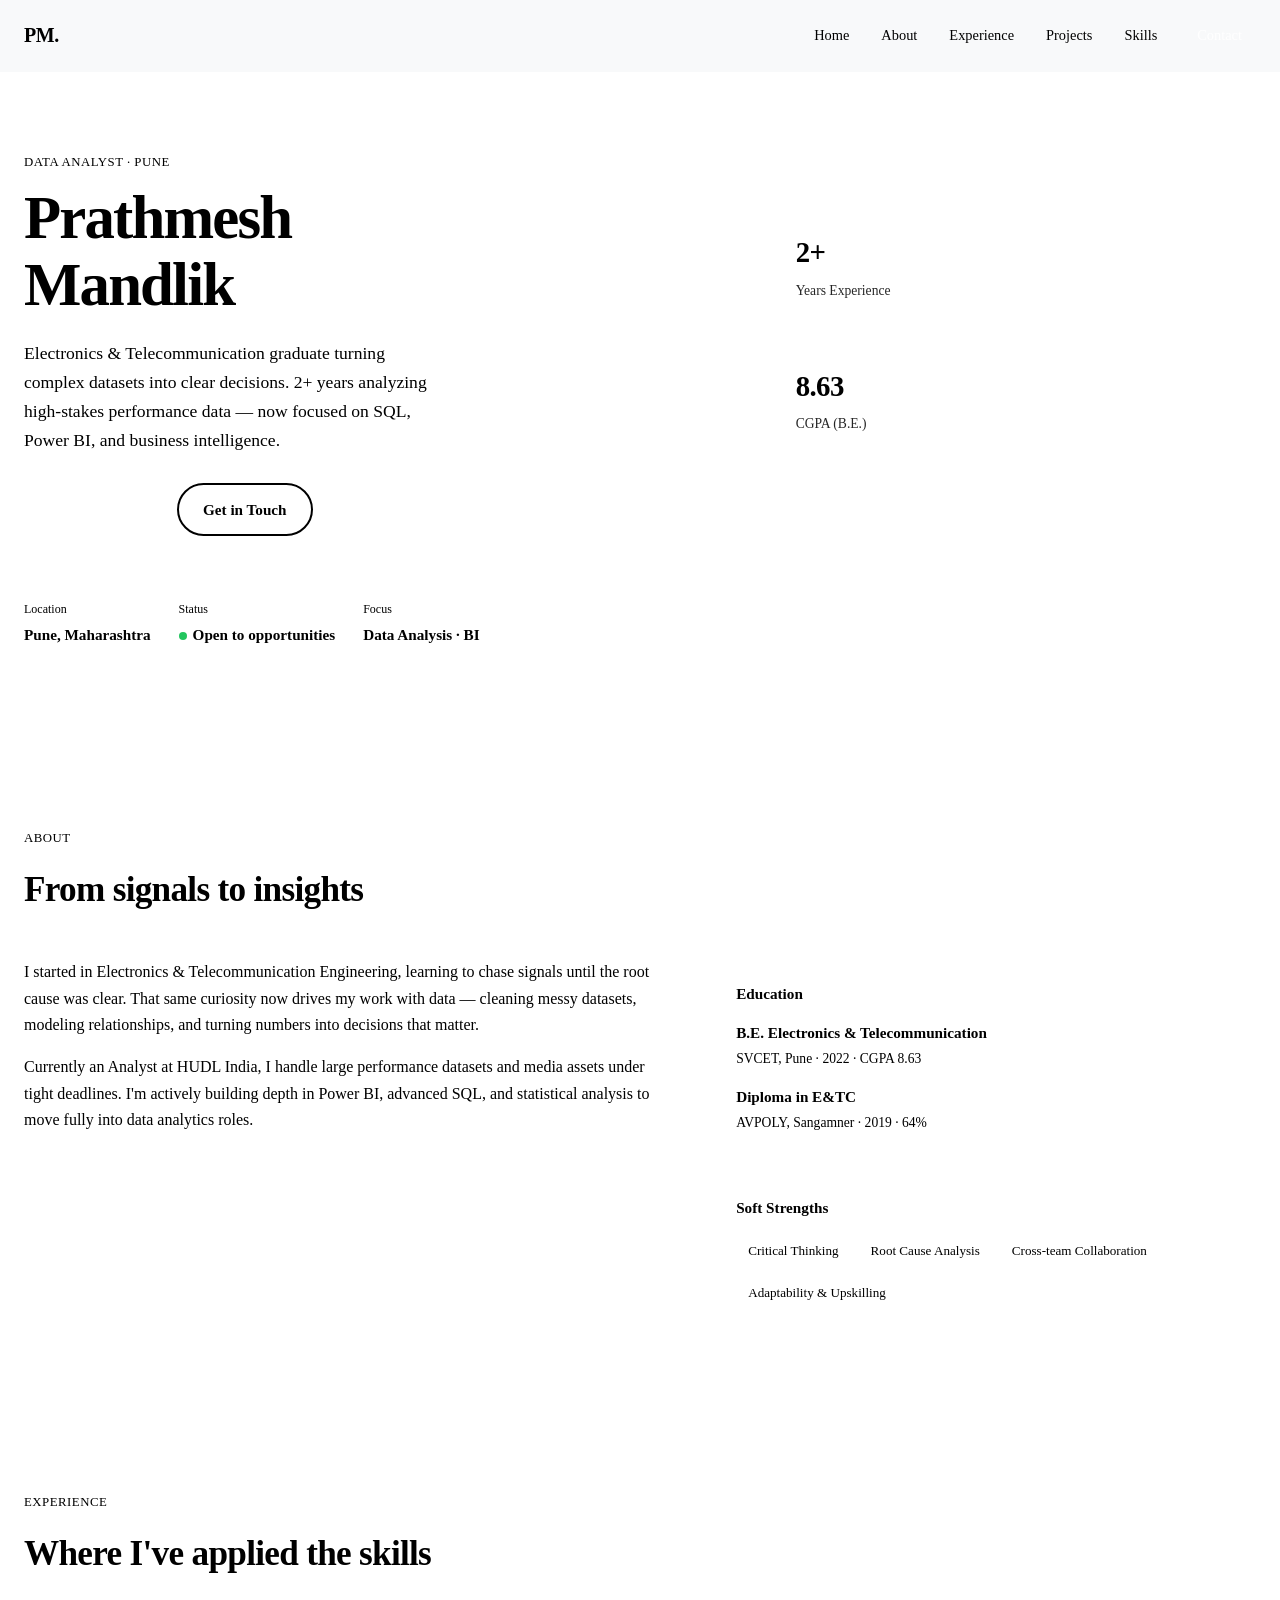
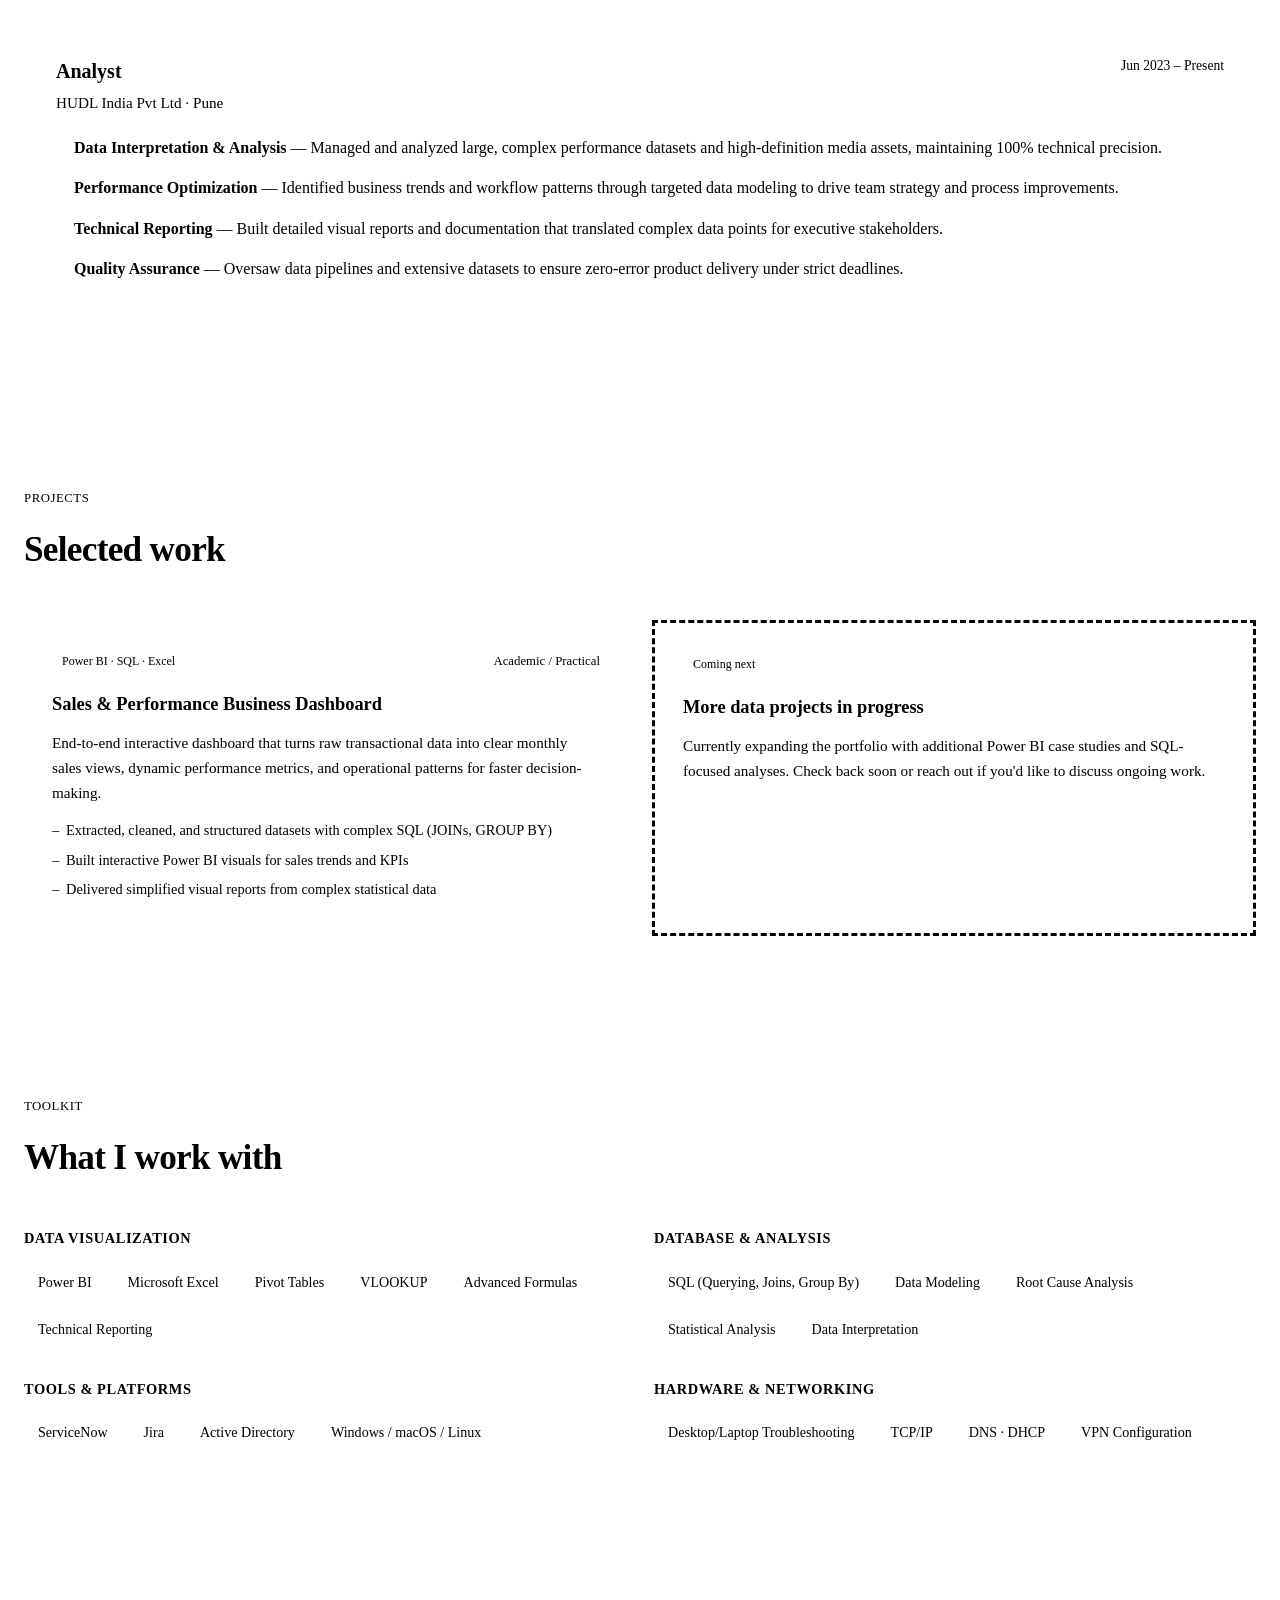
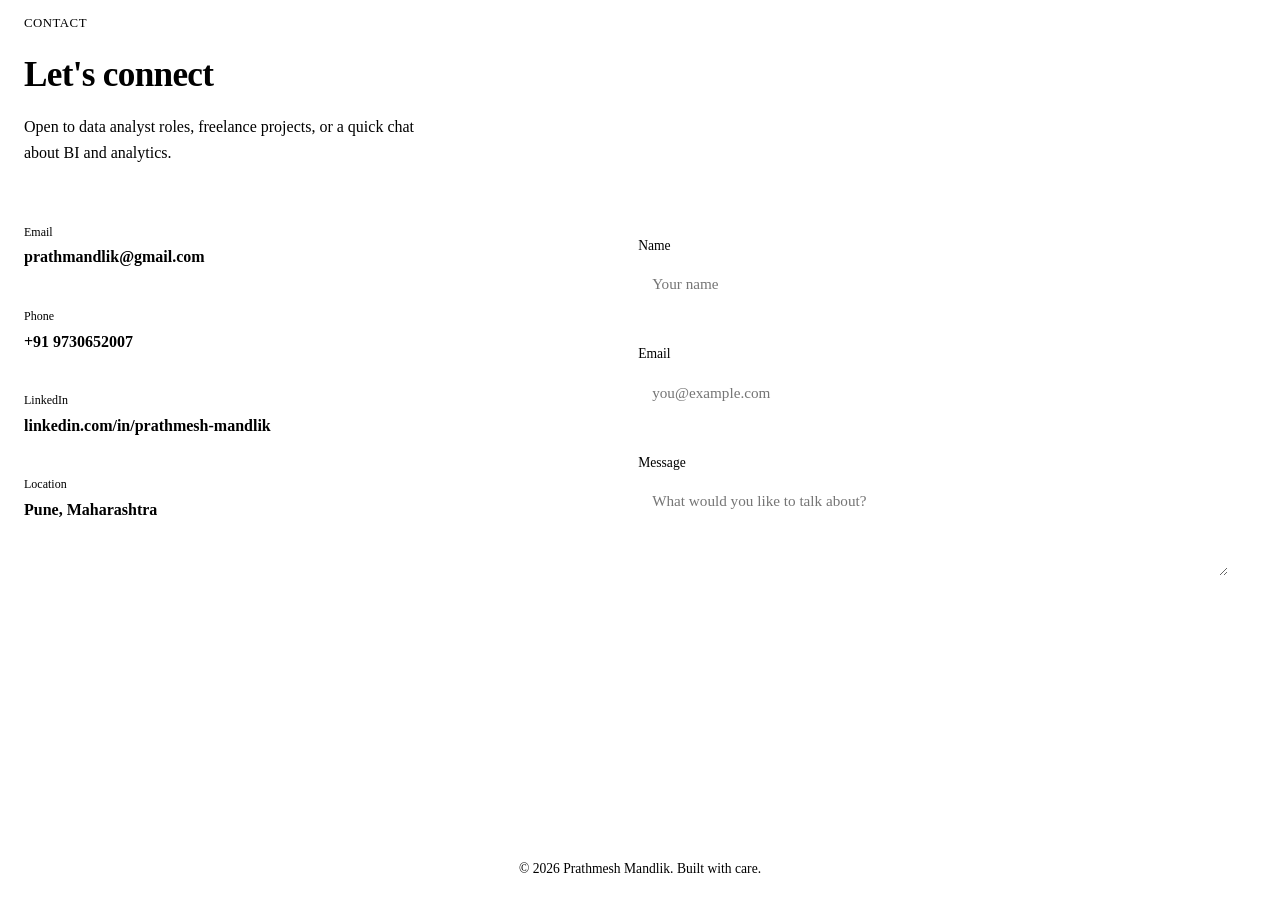
<file: index.html>
<!DOCTYPE html>
<html lang="en">
<head>
  <meta charset="UTF-8">
  <meta name="viewport" content="width=device-width, initial-scale=1.0">
  <title>Prathmesh Mandlik — Data Analyst</title>
  <link rel="preconnect" href="https://fonts.googleapis.com">
  <link rel="preconnect" href="https://fonts.gstatic.com" crossorigin>
  <link href="https://fonts.googleapis.com/css2?family=DM+Sans:ital,opsz,wght@0,9..40,400;0,9..40,500;0,9..40,600;0,9..40,700;1,9..40,400&family=JetBrains+Mono:wght@400;500;600&display=swap" rel="stylesheet">
  <link rel="stylesheet" href="prathmesh.css">
</head>
<body>
  <header class="header" id="header">
    <div class="header-inner">
      <a href="#home" class="logo">PM<span>.</span></a>
      <button class="menu-btn" id="menuBtn" aria-label="Menu" aria-expanded="false">
        <span></span><span></span>
      </button>
      <nav class="nav" id="nav">
        <a href="#home">Home</a>
        <a href="#about">About</a>
        <a href="#experience">Experience</a>
        <a href="#projects">Projects</a>
        <a href="#skills">Skills</a>
        <a href="#contact" class="nav-cta">Contact</a>
      </nav>
    </div>
  </header>

  <!-- HERO -->
  <section id="home" class="hero">
    <div class="hero-content">
      <p class="eyebrow">Data Analyst · Pune</p>
      <h1>Prathmesh<br>Mandlik</h1>
      <p class="hero-lead">
        Electronics &amp; Telecommunication graduate turning complex datasets into clear decisions.
        2+ years analyzing high-stakes performance data — now focused on SQL, Power BI, and business intelligence.
      </p>
      <div class="hero-btns">
        <a href="#projects" class="btn primary">View Projects</a>
        <a href="#contact" class="btn ghost">Get in Touch</a>
      </div>
      <div class="hero-meta">
        <div>
          <span class="meta-label">Location</span>
          <span class="meta-value">Pune, Maharashtra</span>
        </div>
        <div>
          <span class="meta-label">Status</span>
          <span class="meta-value status-dot">Open to opportunities</span>
        </div>
        <div>
          <span class="meta-label">Focus</span>
          <span class="meta-value">Data Analysis · BI</span>
        </div>
      </div>
    </div>
    <div class="hero-visual" aria-hidden="true">
      <div class="stat-card">
        <span class="stat-num">2+</span>
        <span class="stat-label">Years Experience</span>
      </div>
      <div class="stat-card">
        <span class="stat-num">8.63</span>
        <span class="stat-label">CGPA (B.E.)</span>
      </div>
      <div class="stat-card accent">
        <span class="stat-num">100%</span>
        <span class="stat-label">Precision Focus</span>
      </div>
    </div>
  </section>

  <!-- ABOUT -->
  <section id="about" class="section">
    <div class="section-head">
      <p class="eyebrow">About</p>
      <h2>From signals to insights</h2>
    </div>
    <div class="about-grid">
      <div class="about-text">
        <p>
          I started in Electronics &amp; Telecommunication Engineering, learning to chase signals until the root cause was clear.
          That same curiosity now drives my work with data — cleaning messy datasets, modeling relationships, and turning numbers into decisions that matter.
        </p>
        <p>
          Currently an Analyst at HUDL India, I handle large performance datasets and media assets under tight deadlines.
          I'm actively building depth in Power BI, advanced SQL, and statistical analysis to move fully into data analytics roles.
        </p>
      </div>
      <div class="about-cards">
        <div class="info-card">
          <h3>Education</h3>
          <ul>
            <li>
              <strong>B.E. Electronics &amp; Telecommunication</strong>
              <span>SVCET, Pune · 2022 · CGPA 8.63</span>
            </li>
            <li>
              <strong>Diploma in E&amp;TC</strong>
              <span>AVPOLY, Sangamner · 2019 · 64%</span>
            </li>
          </ul>
        </div>
        <div class="info-card">
          <h3>Soft Strengths</h3>
          <ul class="tags">
            <li>Critical Thinking</li>
            <li>Root Cause Analysis</li>
            <li>Cross-team Collaboration</li>
            <li>Adaptability &amp; Upskilling</li>
          </ul>
        </div>
      </div>
    </div>
  </section>

  <!-- EXPERIENCE -->
  <section id="experience" class="section muted">
    <div class="section-head">
      <p class="eyebrow">Experience</p>
      <h2>Where I've applied the skills</h2>
    </div>
    <article class="exp-card">
      <div class="exp-header">
        <div>
          <h3>Analyst</h3>
          <p class="company">HUDL India Pvt Ltd · Pune</p>
        </div>
        <span class="exp-date">Jun 2023 – Present</span>
      </div>
      <ul class="exp-points">
        <li>
          <strong>Data Interpretation &amp; Analysis</strong> —
          Managed and analyzed large, complex performance datasets and high-definition media assets, maintaining 100% technical precision.
        </li>
        <li>
          <strong>Performance Optimization</strong> —
          Identified business trends and workflow patterns through targeted data modeling to drive team strategy and process improvements.
        </li>
        <li>
          <strong>Technical Reporting</strong> —
          Built detailed visual reports and documentation that translated complex data points for executive stakeholders.
        </li>
        <li>
          <strong>Quality Assurance</strong> —
          Oversaw data pipelines and extensive datasets to ensure zero-error product delivery under strict deadlines.
        </li>
      </ul>
    </article>
  </section>

  <!-- PROJECTS -->
  <section id="projects" class="section">
    <div class="section-head">
      <p class="eyebrow">Projects</p>
      <h2>Selected work</h2>
    </div>
    <div class="project-grid">
      <article class="project">
        <div class="project-top">
          <span class="project-tag">Power BI · SQL · Excel</span>
          <span class="project-type">Academic / Practical</span>
        </div>
        <h3>Sales &amp; Performance Business Dashboard</h3>
        <p>
          End-to-end interactive dashboard that turns raw transactional data into clear monthly sales views,
          dynamic performance metrics, and operational patterns for faster decision-making.
        </p>
        <ul>
          <li>Extracted, cleaned, and structured datasets with complex SQL (JOINs, GROUP BY)</li>
          <li>Built interactive Power BI visuals for sales trends and KPIs</li>
          <li>Delivered simplified visual reports from complex statistical data</li>
        </ul>
      </article>
      <article class="project placeholder">
        <div class="project-top">
          <span class="project-tag">Coming next</span>
        </div>
        <h3>More data projects in progress</h3>
        <p>
          Currently expanding the portfolio with additional Power BI case studies and SQL-focused analyses.
          Check back soon or reach out if you'd like to discuss ongoing work.
        </p>
      </article>
    </div>
  </section>

  <!-- SKILLS -->
  <section id="skills" class="section muted">
    <div class="section-head">
      <p class="eyebrow">Toolkit</p>
      <h2>What I work with</h2>
    </div>
    <div class="skills-wrap">
      <div class="skill-group">
        <h3>Data Visualization</h3>
        <div class="chips">
          <span>Power BI</span>
          <span>Microsoft Excel</span>
          <span>Pivot Tables</span>
          <span>VLOOKUP</span>
          <span>Advanced Formulas</span>
          <span>Technical Reporting</span>
        </div>
      </div>
      <div class="skill-group">
        <h3>Database &amp; Analysis</h3>
        <div class="chips">
          <span>SQL (Querying, Joins, Group By)</span>
          <span>Data Modeling</span>
          <span>Root Cause Analysis</span>
          <span>Statistical Analysis</span>
          <span>Data Interpretation</span>
        </div>
      </div>
      <div class="skill-group">
        <h3>Tools &amp; Platforms</h3>
        <div class="chips">
          <span>ServiceNow</span>
          <span>Jira</span>
          <span>Active Directory</span>
          <span>Windows / macOS / Linux</span>
        </div>
      </div>
      <div class="skill-group">
        <h3>Hardware &amp; Networking</h3>
        <div class="chips">
          <span>Desktop/Laptop Troubleshooting</span>
          <span>TCP/IP</span>
          <span>DNS · DHCP</span>
          <span>VPN Configuration</span>
        </div>
      </div>
    </div>
  </section>

  <!-- CONTACT -->
  <section id="contact" class="section contact-section">
    <div class="section-head">
      <p class="eyebrow">Contact</p>
      <h2>Let's connect</h2>
      <p class="section-desc">Open to data analyst roles, freelance projects, or a quick chat about BI and analytics.</p>
    </div>
    <div class="contact-grid">
      <div class="contact-info">
        <a href="mailto:prathmandlik@gmail.com" class="contact-item">
          <span class="ci-label">Email</span>
          <span class="ci-value">prathmandlik@gmail.com</span>
        </a>
        <a href="tel:+919730652007" class="contact-item">
          <span class="ci-label">Phone</span>
          <span class="ci-value">+91 9730652007</span>
        </a>
        <a href="https://linkedin.com/in/prathmesh-mandlik" target="_blank" rel="noopener" class="contact-item">
          <span class="ci-label">LinkedIn</span>
          <span class="ci-value">linkedin.com/in/prathmesh-mandlik</span>
        </a>
        <div class="contact-item">
          <span class="ci-label">Location</span>
          <span class="ci-value">Pune, Maharashtra</span>
        </div>
      </div>
      <form class="contact-form" id="contactForm" novalidate>
        <div class="field">
          <label for="name">Name</label>
          <input type="text" id="name" name="name" placeholder="Your name" required>
          <span class="error" data-for="name"></span>
        </div>
        <div class="field">
          <label for="email">Email</label>
          <input type="email" id="email" name="email" placeholder="you@example.com" required>
          <span class="error" data-for="email"></span>
        </div>
        <div class="field">
          <label for="message">Message</label>
          <textarea id="message" name="message" rows="4" placeholder="What would you like to talk about?" required></textarea>
          <span class="error" data-for="message"></span>
        </div>
        <button type="submit" class="btn primary full">Send Message</button>
        <p class="form-status" id="formStatus"></p>
      </form>
    </div>
  </section>

  <footer class="footer">
    <p>© 2026 Prathmesh Mandlik. Built with care.</p>
  </footer>

  <button class="to-top" id="toTop" aria-label="Back to top">↑</button>

  <script src="prathmesh.js"></script>
</body>
</html>
</file>
<file: prathmesh.css>
root {
  --bg: #f7f8fa;
  --bg-card: #ffffff;
  --bg-muted: #eef1f6;
  --ink: #0f172a;
  --ink-soft: #334155;
  --muted: #64748b;
  --border: #e2e8f0;
  --accent: #0d9488;          /* teal */
  --accent-dark: #0f766e;
  --accent-soft: rgba(13, 148, 136, 0.1);
  --accent-glow: rgba(13, 148, 136, 0.18);
  --radius: 12px;
  --radius-sm: 8px;
  --shadow: 0 4px 24px rgba(15, 23, 42, 0.06);
  --shadow-hover: 0 12px 32px rgba(15, 23, 42, 0.1);
  --font: 'DM Sans', system-ui, sans-serif;
  --mono: 'JetBrains Mono', ui-monospace, monospace;
  --max: 1080px;
}

*, *::before, *::after { box-sizing: border-box; margin: 0; padding: 0; }

html { scroll-behavior: smooth; }
@media (prefers-reduced-motion: reduce) {
  html { scroll-behavior: auto; }
  * { transition: none !important; animation: none !important; }
}

body {
  font-family: var(--font);
  background: var(--bg);
  color: var(--ink);
  line-height: 1.65;
  -webkit-font-smoothing: antialiased;
}

a { color: inherit; text-decoration: none; }
img { max-width: 100%; display: block; }
ul { list-style: none; }

/* ---------- Header ---------- */
.header {
  position: sticky;
  top: 0;
  z-index: 100;
  background: rgba(247, 248, 250, 0.85);
  backdrop-filter: blur(12px);
  border-bottom: 1px solid var(--border);
}

.header-inner {
  max-width: var(--max);
  margin: 0 auto;
  padding: 16px 24px;
  display: flex;
  align-items: center;
  justify-content: space-between;
}

.logo {
  font-family: var(--mono);
  font-weight: 600;
  font-size: 1.25rem;
  letter-spacing: -0.02em;
}
.logo span { color: var(--accent); }

.nav {
  display: flex;
  align-items: center;
  gap: 4px;
}

.nav a {
  font-size: 0.9rem;
  font-weight: 500;
  color: var(--muted);
  padding: 8px 14px;
  border-radius: 999px;
  transition: color 0.2s, background 0.2s;
}
.nav a:hover { color: var(--ink); background: var(--bg-muted); }
.nav a.nav-cta {
  background: var(--accent);
  color: #fff;
  margin-left: 8px;
}
.nav a.nav-cta:hover { background: var(--accent-dark); color: #fff; }

.menu-btn {
  display: none;
  flex-direction: column;
  gap: 6px;
  background: none;
  border: 1px solid var(--border);
  border-radius: var(--radius-sm);
  padding: 10px;
  cursor: pointer;
}
.menu-btn span {
  width: 20px;
  height: 2px;
  background: var(--ink);
  display: block;
  transition: transform 0.2s;
}

/* ---------- Hero ---------- */
.hero {
  max-width: var(--max);
  margin: 0 auto;
  padding: 80px 24px 100px;
  display: grid;
  grid-template-columns: 1.3fr 0.9fr;
  gap: 48px;
  align-items: center;
}

.eyebrow {
  font-family: var(--mono);
  font-size: 0.8rem;
  font-weight: 500;
  color: var(--accent);
  letter-spacing: 0.04em;
  text-transform: uppercase;
  margin-bottom: 12px;
}

.hero h1 {
  font-size: clamp(2.6rem, 6vw, 3.8rem);
  font-weight: 700;
  line-height: 1.1;
  letter-spacing: -0.03em;
  margin-bottom: 20px;
}

.hero-lead {
  font-size: 1.1rem;
  color: var(--ink-soft);
  max-width: 48ch;
  margin-bottom: 28px;
}

.hero-btns {
  display: flex;
  flex-wrap: wrap;
  gap: 12px;
  margin-bottom: 40px;
}

.btn {
  display: inline-flex;
  align-items: center;
  justify-content: center;
  font-family: var(--font);
  font-size: 0.95rem;
  font-weight: 600;
  padding: 12px 24px;
  border-radius: 999px;
  border: 2px solid transparent;
  cursor: pointer;
  transition: background 0.2s, color 0.2s, border-color 0.2s, transform 0.15s;
}
.btn:active { transform: translateY(1px); }
.btn.primary {
  background: var(--accent);
  color: #fff;
}
.btn.primary:hover { background: var(--accent-dark); }
.btn.ghost {
  background: transparent;
  border-color: var(--border);
  color: var(--ink);
}
.btn.ghost:hover { border-color: var(--accent); color: var(--accent); }
.btn.full { width: 100%; }

.hero-meta {
  display: flex;
  flex-wrap: wrap;
  gap: 28px;
  padding-top: 24px;
  border-top: 1px solid var(--border);
}
.meta-label {
  display: block;
  font-size: 0.75rem;
  font-family: var(--mono);
  color: var(--muted);
  margin-bottom: 2px;
}
.meta-value {
  font-weight: 600;
  font-size: 0.95rem;
}
.status-dot::before {
  content: '';
  display: inline-block;
  width: 8px;
  height: 8px;
  background: #22c55e;
  border-radius: 50%;
  margin-right: 6px;
  vertical-align: middle;
}

.hero-visual {
  display: flex;
  flex-direction: column;
  gap: 16px;
}

.stat-card {
  background: var(--bg-card);
  border: 1px solid var(--border);
  border-radius: var(--radius);
  padding: 22px 24px;
  box-shadow: var(--shadow);
  transition: transform 0.2s, box-shadow 0.2s;
}
.stat-card:hover {
  transform: translateY(-3px);
  box-shadow: var(--shadow-hover);
}
.stat-card.accent {
  background: var(--accent);
  border-color: var(--accent);
  color: #fff;
}
.stat-num {
  display: block;
  font-family: var(--mono);
  font-size: 1.8rem;
  font-weight: 600;
  letter-spacing: -0.02em;
}
.stat-label {
  font-size: 0.85rem;
  opacity: 0.85;
}

/* ---------- Sections ---------- */
.section {
  max-width: var(--max);
  margin: 0 auto;
  padding: 80px 24px;
}
.section.muted {
  background: var(--bg-muted);
  max-width: 100%;
}
.section.muted > * {
  max-width: var(--max);
  margin-left: auto;
  margin-right: auto;
}

.section-head {
  margin-bottom: 40px;
}
.section-head h2 {
  font-size: clamp(1.7rem, 3.5vw, 2.2rem);
  font-weight: 700;
  letter-spacing: -0.02em;
  margin-top: 6px;
}
.section-desc {
  color: var(--muted);
  margin-top: 10px;
  max-width: 50ch;
}

/* ---------- About ---------- */
.about-grid {
  display: grid;
  grid-template-columns: 1.2fr 1fr;
  gap: 40px;
  align-items: start;
}
.about-text p {
  color: var(--ink-soft);
  margin-bottom: 16px;
}
.about-cards {
  display: flex;
  flex-direction: column;
  gap: 16px;
}
.info-card {
  background: var(--bg-card);
  border: 1px solid var(--border);
  border-radius: var(--radius);
  padding: 22px;
  box-shadow: var(--shadow);
}
.info-card h3 {
  font-size: 0.95rem;
  font-weight: 600;
  margin-bottom: 14px;
  color: var(--accent);
}
.info-card ul li {
  margin-bottom: 12px;
}
.info-card ul li:last-child { margin-bottom: 0; }
.info-card strong {
  display: block;
  font-size: 0.95rem;
}
.info-card span {
  font-size: 0.85rem;
  color: var(--muted);
}
.tags {
  display: flex;
  flex-wrap: wrap;
  gap: 8px;
}
.tags li {
  font-size: 0.82rem;
  font-weight: 500;
  background: var(--accent-soft);
  color: var(--accent-dark);
  padding: 6px 12px;
  border-radius: 999px;
  margin-bottom: 0 !important;
}

/* ---------- Experience ---------- */
.exp-card {
  background: var(--bg-card);
  border: 1px solid var(--border);
  border-radius: var(--radius);
  padding: 32px;
  box-shadow: var(--shadow);
}
.exp-header {
  display: flex;
  justify-content: space-between;
  align-items: flex-start;
  gap: 16px;
  margin-bottom: 20px;
  flex-wrap: wrap;
}
.exp-header h3 {
  font-size: 1.25rem;
  font-weight: 700;
}
.company {
  color: var(--muted);
  font-size: 0.95rem;
  margin-top: 2px;
}
.exp-date {
  font-family: var(--mono);
  font-size: 0.85rem;
  color: var(--accent);
  font-weight: 500;
  white-space: nowrap;
}
.exp-points li {
  position: relative;
  padding-left: 18px;
  margin-bottom: 14px;
  color: var(--ink-soft);
}
.exp-points li::before {
  content: '';
  position: absolute;
  left: 0;
  top: 10px;
  width: 6px;
  height: 6px;
  border-radius: 50%;
  background: var(--accent);
}
.exp-points strong { color: var(--ink); }

/* ---------- Projects ---------- */
.project-grid {
  display: grid;
  grid-template-columns: 1fr 1fr;
  gap: 24px;
}
.project {
  background: var(--bg-card);
  border: 1px solid var(--border);
  border-radius: var(--radius);
  padding: 28px;
  box-shadow: var(--shadow);
  transition: transform 0.2s, box-shadow 0.2s;
}
.project:hover {
  transform: translateY(-4px);
  box-shadow: var(--shadow-hover);
}
.project.placeholder {
  border-style: dashed;
  background: transparent;
  box-shadow: none;
}
.project.placeholder:hover { transform: none; box-shadow: none; }

.project-top {
  display: flex;
  justify-content: space-between;
  align-items: center;
  margin-bottom: 14px;
  gap: 12px;
  flex-wrap: wrap;
}
.project-tag {
  font-family: var(--mono);
  font-size: 0.75rem;
  font-weight: 500;
  color: var(--accent);
  background: var(--accent-soft);
  padding: 4px 10px;
  border-radius: 999px;
}
.project-type {
  font-size: 0.8rem;
  color: var(--muted);
}
.project h3 {
  font-size: 1.15rem;
  font-weight: 700;
  margin-bottom: 10px;
}
.project p {
  color: var(--ink-soft);
  margin-bottom: 14px;
  font-size: 0.95rem;
}
.project ul li {
  font-size: 0.9rem;
  color: var(--muted);
  padding-left: 14px;
  position: relative;
  margin-bottom: 6px;
}
.project ul li::before {
  content: '–';
  position: absolute;
  left: 0;
  color: var(--accent);
}

/* ---------- Skills ---------- */
.skills-wrap {
  display: grid;
  grid-template-columns: 1fr 1fr;
  gap: 28px;
}
.skill-group h3 {
  font-size: 0.9rem;
  font-weight: 600;
  color: var(--muted);
  margin-bottom: 12px;
  text-transform: uppercase;
  letter-spacing: 0.04em;
}
.chips {
  display: flex;
  flex-wrap: wrap;
  gap: 8px;
}
.chips span {
  font-size: 0.88rem;
  font-weight: 500;
  background: var(--bg-card);
  border: 1px solid var(--border);
  padding: 8px 14px;
  border-radius: 999px;
  transition: border-color 0.2s, color 0.2s, background 0.2s;
}
.chips span:hover {
  border-color: var(--accent);
  color: var(--accent);
  background: var(--accent-soft);
}

/* ---------- Contact ---------- */
.contact-section {
  padding-bottom: 100px;
}
.contact-grid {
  display: grid;
  grid-template-columns: 1fr 1.2fr;
  gap: 48px;
  align-items: start;
}
.contact-info {
  display: flex;
  flex-direction: column;
  gap: 4px;
}
.contact-item {
  display: block;
  padding: 16px 0;
  border-bottom: 1px solid var(--border);
  transition: color 0.2s;
}
.contact-item:hover .ci-value { color: var(--accent); }
.ci-label {
  display: block;
  font-size: 0.75rem;
  font-family: var(--mono);
  color: var(--muted);
  margin-bottom: 2px;
}
.ci-value {
  font-weight: 600;
  font-size: 1rem;
}

.contact-form {
  background: var(--bg-card);
  border: 1px solid var(--border);
  border-radius: var(--radius);
  padding: 28px;
  box-shadow: var(--shadow);
  display: flex;
  flex-direction: column;
  gap: 18px;
}
.field {
  display: flex;
  flex-direction: column;
  gap: 6px;
}
.field label {
  font-size: 0.85rem;
  font-weight: 500;
  color: var(--muted);
}
.field input,
.field textarea {
  font-family: var(--font);
  font-size: 0.95rem;
  padding: 12px 14px;
  border: 1px solid var(--border);
  border-radius: var(--radius-sm);
  background: var(--bg);
  color: var(--ink);
  transition: border-color 0.2s, box-shadow 0.2s;
}
.field input:focus,
.field textarea:focus {
  outline: none;
  border-color: var(--accent);
  box-shadow: 0 0 0 3px var(--accent-glow);
}
.field.invalid input,
.field.invalid textarea {
  border-color: #ef4444;
}
.error {
  font-size: 0.8rem;
  color: #ef4444;
  min-height: 1.1em;
}
.form-status {
  font-size: 0.9rem;
  font-weight: 500;
  text-align: center;
  min-height: 1.4em;
}

/* ---------- Footer ---------- */
.footer {
  text-align: center;
  padding: 32px 24px;
  border-top: 1px solid var(--border);
  color: var(--muted);
  font-size: 0.85rem;
}

/* ---------- Back to top ---------- */
.to-top {
  position: fixed;
  right: 24px;
  bottom: 24px;
  width: 44px;
  height: 44px;
  border-radius: 50%;
  background: var(--accent);
  color: #fff;
  border: none;
  font-size: 1.2rem;
  cursor: pointer;
  opacity: 0;
  visibility: hidden;
  transform: translateY(12px);
  transition: opacity 0.25s, transform 0.25s, visibility 0.25s, background 0.2s;
  z-index: 50;
}
.to-top.visible {
  opacity: 1;
  visibility: visible;
  transform: translateY(0);
}
.to-top:hover { background: var(--accent-dark); }

/* ---------- Responsive ---------- */
@media (max-width: 900px) {
  .hero {
    grid-template-columns: 1fr;
    padding-top: 48px;
  }
  .hero-visual {
    flex-direction: row;
    flex-wrap: wrap;
  }
  .stat-card { flex: 1 1 140px; }
  .about-grid,
  .project-grid,
  .skills-wrap,
  .contact-grid {
    grid-template-columns: 1fr;
  }
}

@media (max-width: 720px) {
  .menu-btn { display: flex; }
  .nav {
    position: absolute;
    top: 100%;
    left: 0;
    right: 0;
    flex-direction: column;
    background: var(--bg);
    border-bottom: 1px solid var(--border);
    padding: 12px 16px 20px;
    gap: 4px;
    max-height: 0;
    overflow: hidden;
    opacity: 0;
    transition: max-height 0.3s ease, opacity 0.25s;
  }
  .nav.open {
    max-height: 360px;
    opacity: 1;
  }
  .nav a {
    padding: 12px 16px;
    border-radius: var(--radius-sm);
  }
  .nav a.nav-cta { margin-left: 0; text-align: center; }
  .hero-meta { gap: 20px; }
  .exp-card { padding: 22px; }
}
</file>
